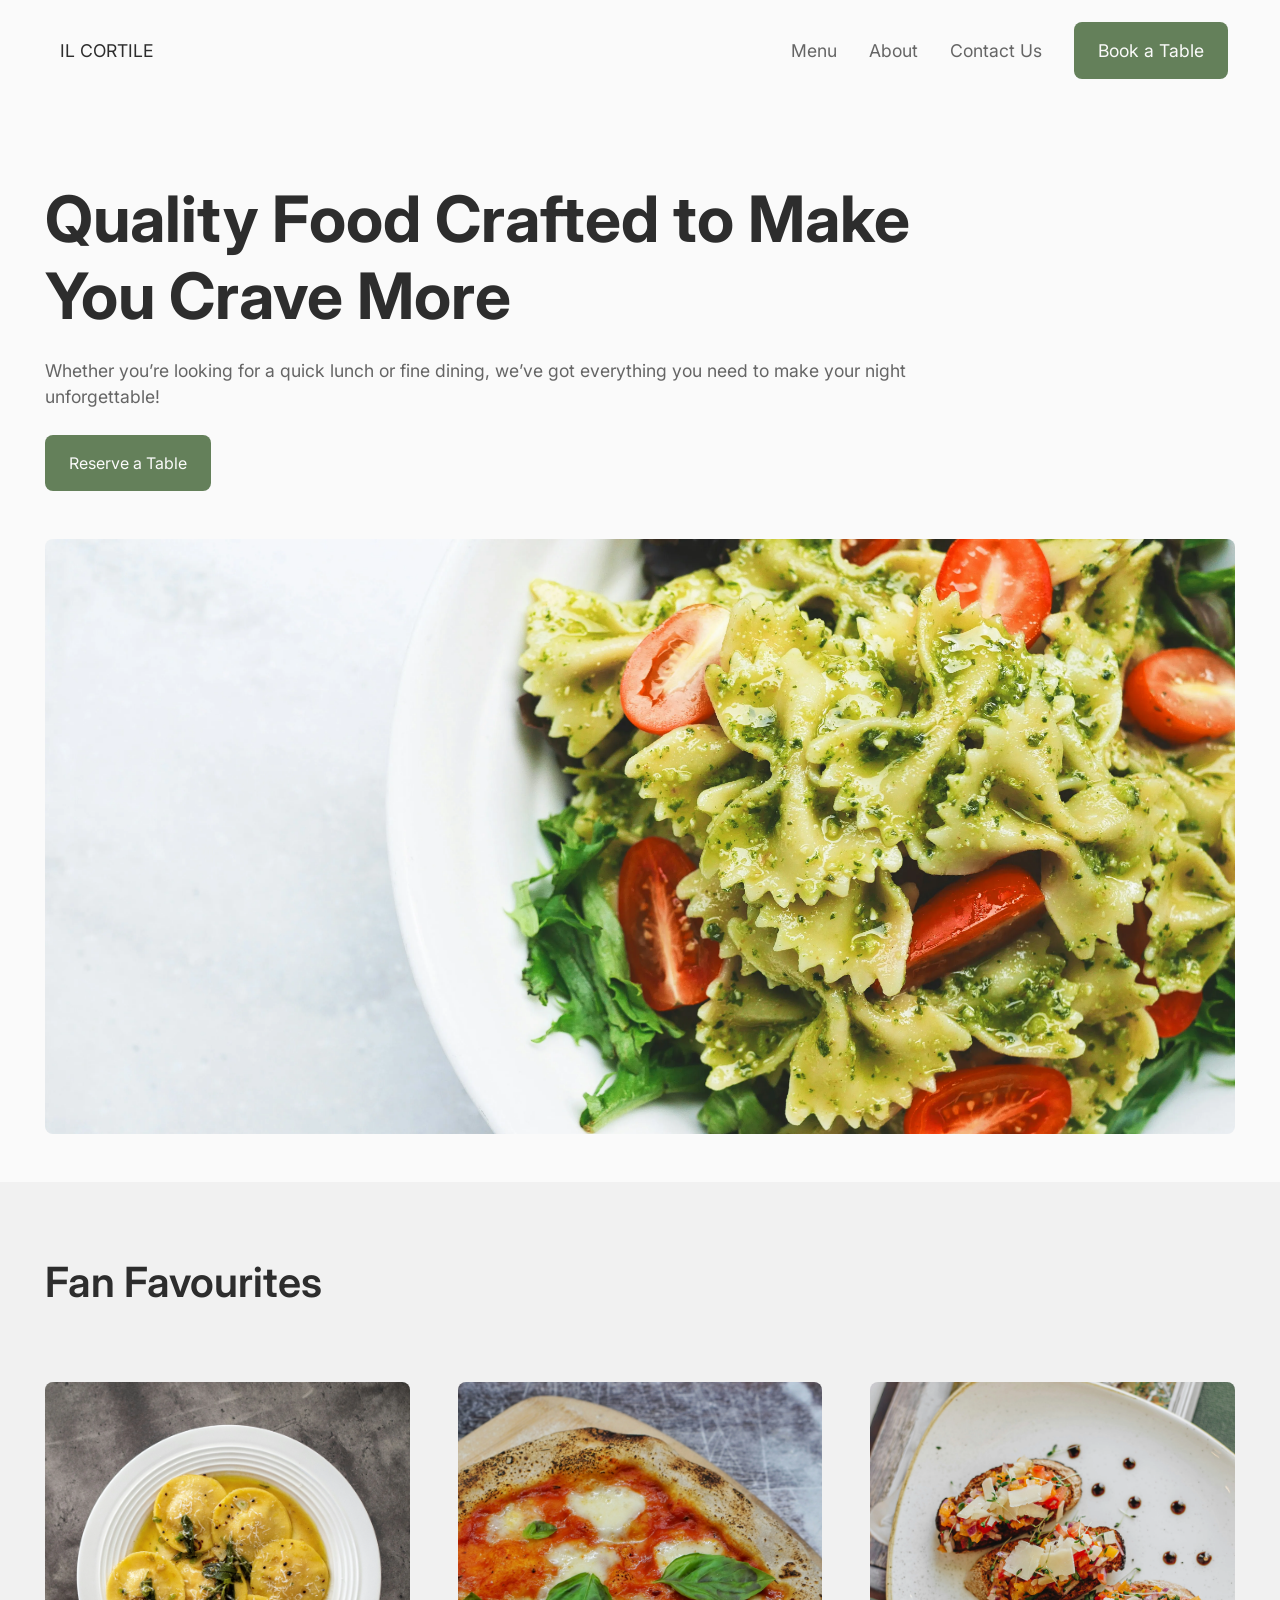
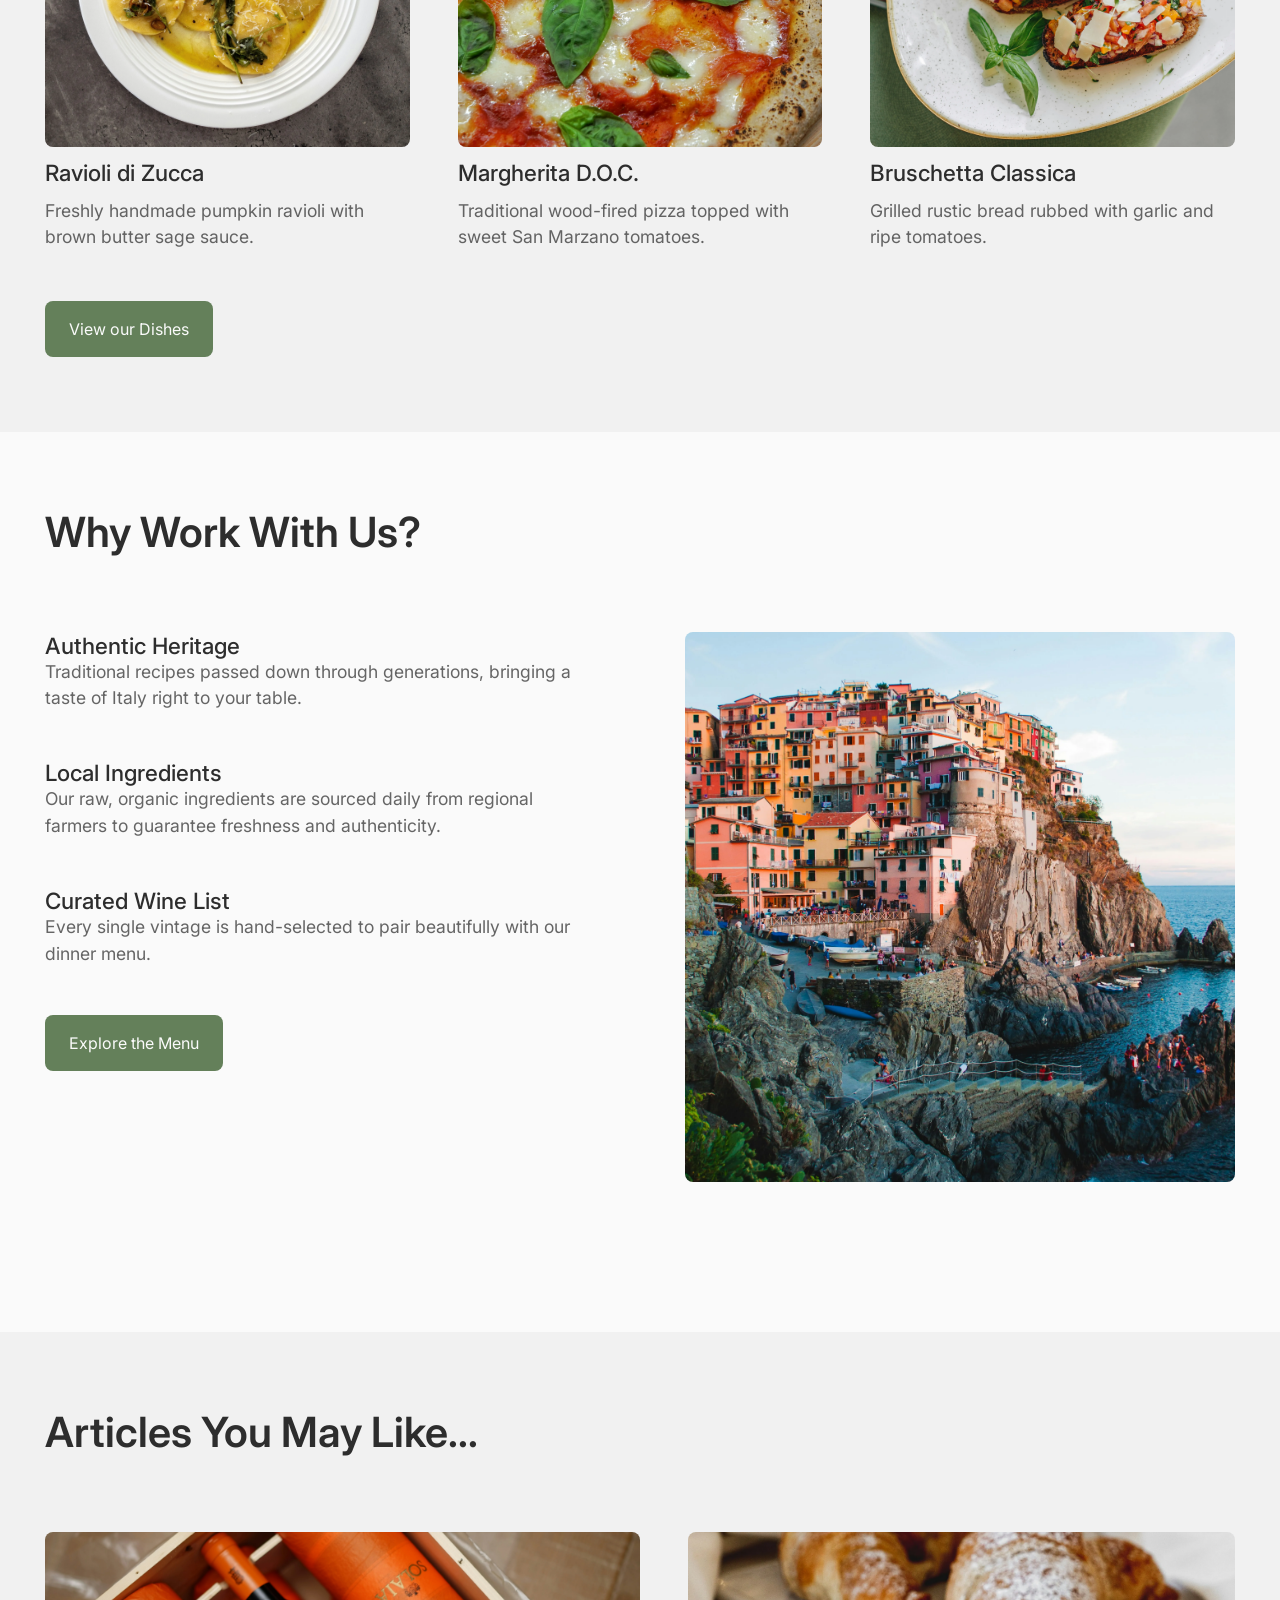
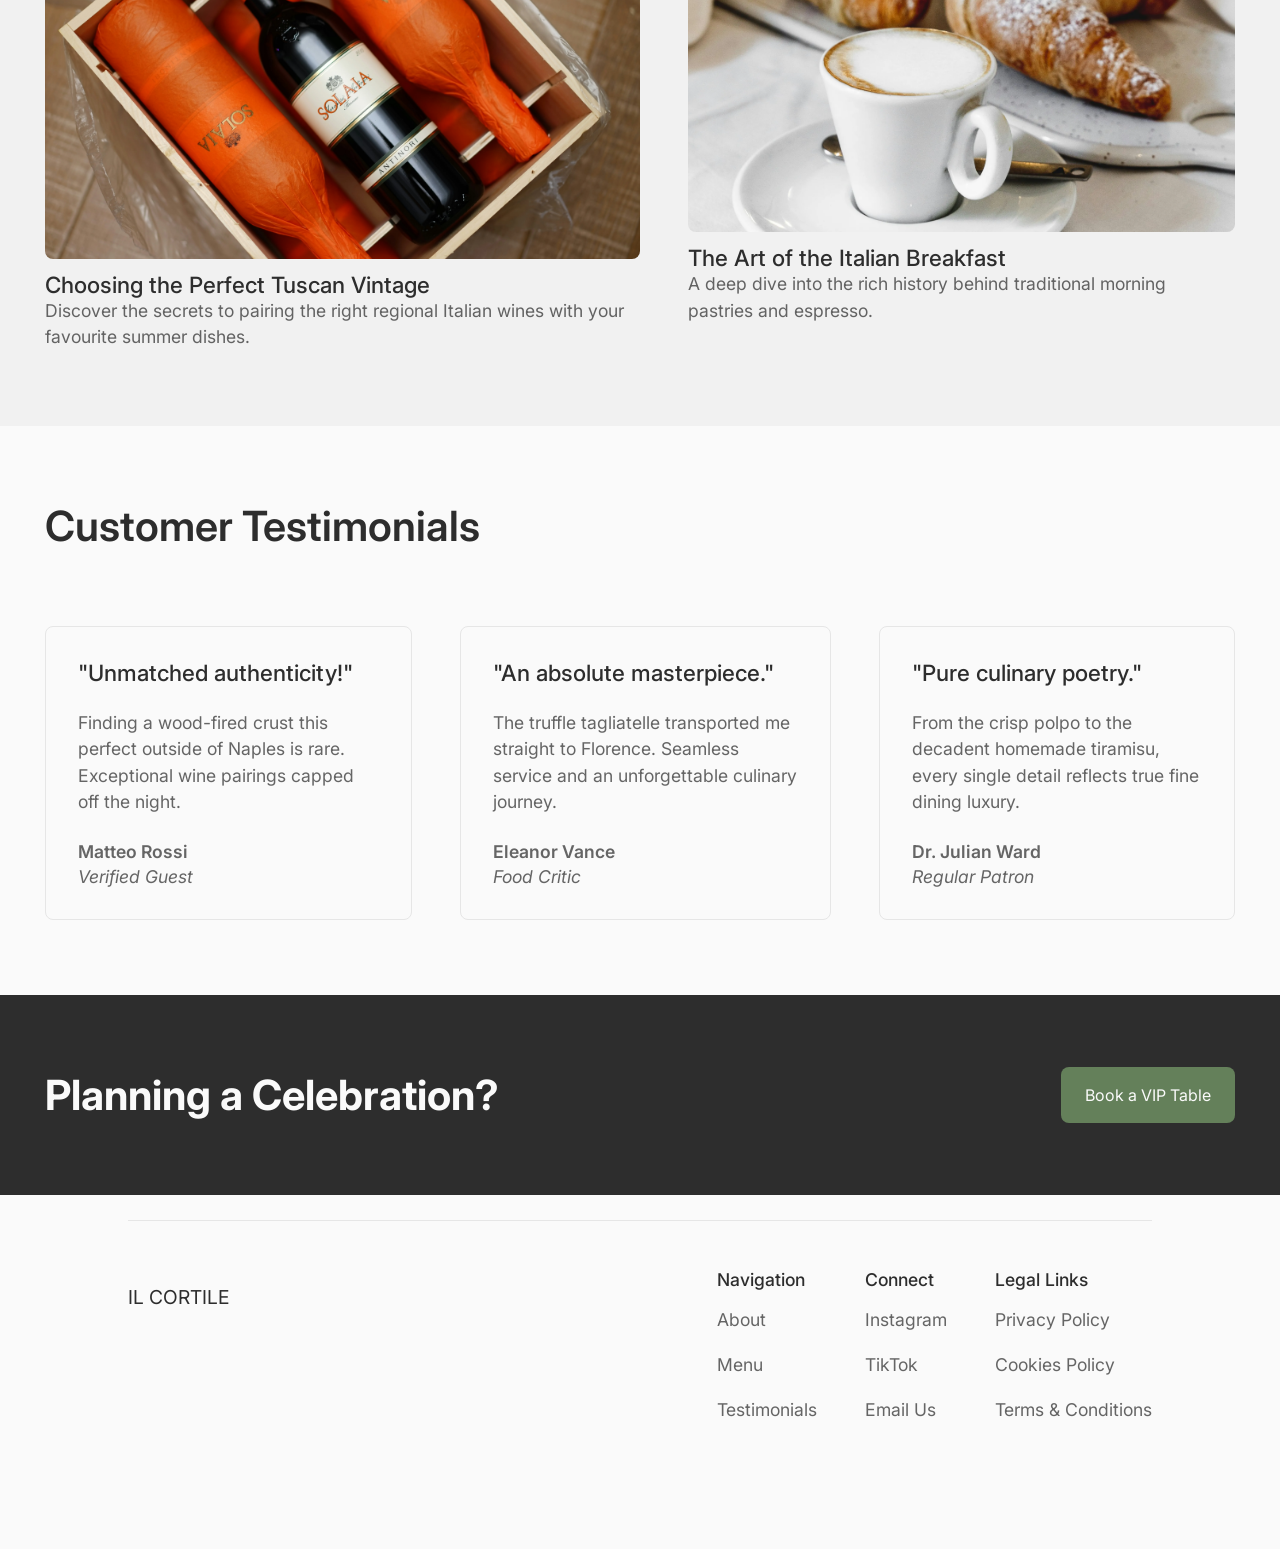
<file: index.html>
<!DOCTYPE html>
<html lang="en">
<head>
    <meta charset="UTF-8">
    <meta name="viewport" content="width=device-width, initial-scale=1.0">
    <title>Il Cortile | Italian Restaurant & Fine Dining</title>

    <link rel="preconnect" href="https://fonts.googleapis.com">
    <link rel="preconnect" href="https://fonts.gstatic.com" crossorigin>
    <link href="https://fonts.googleapis.com/css2?family=Inter:ital,opsz,wght@0,14..32,100..900;1,14..32,100..900&display=swap" rel="stylesheet">
    <link rel="stylesheet" href="https://cdnjs.cloudflare.com/ajax/libs/font-awesome/6.5.1/css/all.min.css" integrity="sha512-DTOQO9RWCH3ppGqcWaEA1BIZOC6xxalwEsw9c2QQeAIftl+Vegovlnee1c9QX4TctnWMn13TZye+giMm8e2LwA==" crossorigin="anonymous" referrerpolicy="no-referrer">

    <link rel="stylesheet" href="css/styles.css">
    <link rel="stylesheet" href="css/nav.css">
    <link rel="stylesheet" href="css/button.css">
    <link rel="stylesheet" href="css/query.css">
</head>
<body>
    <div id="sidebarOverlay" onclick="closeNav()"></div>
    <header>
        <div id="sidebar">
            <button type="button" class="closebtn" onclick="closeNav()">&times;</button>
            <div class="sidebar-links">
                <ul>
                    <li><a href="">Menu</a></li>
                    <li><a href="about.html">About</a></li>
                    <li><a href="">Contact Us</a></li>
                    <li><a class="btn-primary" href="">Book a Table</a></li>
                </ul>
                <button class="sidebar-logo" onclick="closeNav()">Il Cortile</button>
            </div>
        </div>
        <nav>
            <a class="nav-logo" href="">Il Cortile</a>
            <ul class="nav-links">
                <li><a href="menu.html">Menu</a></li>
                <li><a href="about.html">About</a></li>
                <li><a class="nine-ten" href="about.html#contact">Contact Us</a></li>
                <li><a class="btn-primary" href="">Book a Table</a></li>
                <li>
                    <button type="button" id="openbtn" class="openbtn" onclick="openNav()">&#9776;</button>
                </li>
            </ul>
        </nav>
    </header>

    <main>
        <section id="hero">
            <div class="container">
                <h1 class="desktop-only">Quality Food Crafted to Make You Crave More</h1>
                <h1 class="mobile-only">Authentic Food Made to Crave</h1>
                <p class="desktop-only">Whether you’re looking for a quick lunch or fine dining, we’ve got everything you need to make your night unforgettable!</p>
                <p class="mobile-only">From casual lunches to fine dining, we make every night unforgettable.</p>
                <a class="btn-primary" href="">Reserve a Table</a>
            </div>
            <img src="assets/hero.webp" alt="Hero image">
        </section>

        <section id="favourites">
            <div class="container">
                <h2>Fan Favourites</h2>
                <div class="row-container">
                    <div class="fav-item">
                        <img src="assets/fav-one.webp">
                        <h3>Ravioli di Zucca</h3>
                        <p>Freshly handmade pumpkin ravioli with brown butter sage sauce.</p>
                    </div>
                    <div class="fav-item">
                        <img src="assets/fav-two.webp">
                        <h3>Margherita D.O.C.</h3>
                        <p>Traditional wood-fired pizza topped with sweet San Marzano tomatoes.</p>
                    </div>
                    <div class="fav-item">
                        <img src="assets/fav-three.webp">
                        <h3>Bruschetta Classica</h3>
                        <p>Grilled rustic bread rubbed with garlic and ripe tomatoes.</p>
                    </div>
                </div>
                <a class="btn-primary" href="">View our Dishes</a>
            </div>
        </section>

        <section id="reasons">
            <div class="container">
                <h2>Why Work With Us?</h2>
                <div class="row-container">
                    <div class="reason-list">
                        <div class="reason-item">
                            <h3>Authentic Heritage</h3>
                            <p>Traditional recipes passed down through generations, bringing a taste of Italy right to your table.</p>
                        </div>
                        <div class="reason-item">
                            <h3>Local Ingredients</h3>
                            <p>Our raw, organic ingredients are sourced daily from regional farmers to guarantee freshness and authenticity.</p>
                        </div>
                        <div class="reason-item">
                            <h3>Curated Wine List</h3>
                            <p>Every single vintage is hand-selected to pair beautifully with our dinner menu.</p>
                        </div>
                        <a class="btn-primary first-btn" href="">Explore the Menu</a>
                    </div>
                    <div class="reason-image">
                        <img src="assets/whywork.webp">
                    </div>
                    <a class="btn-primary second-btn" href="">Explore the Menu</a>
                </div>
            </div>
        </section>

        <section id="articles">
            <div class="container">
                <h2>Articles You May Like...</h2>
                <div class="row-container">
                    <a class="article-item" data-id="1" href="#">
                        <img src="assets/article-one.webp">
                        <h3>Choosing the Perfect Tuscan Vintage</h3>
                        <p>Discover the secrets to pairing the right regional Italian wines with your favourite summer dishes.</p>
                    </a>
                    <a class="article-item" data-id="2" href="#">
                        <img src="assets/article-two.webp">
                        <h3>The Art of the Italian Breakfast</h3>
                        <p>A deep dive into the rich history behind traditional morning pastries and espresso.</p>
                    </a>
                </div>
            </div>
        </section>

        <section id="reviews">
            <div class="container">
                <h2>Customer Testimonials</h2>
                <div class="row-container">
                    <div class="review-card">
                        <h3>"Unmatched authenticity!"</h3>
                        <p>Finding a wood-fired crust this perfect outside of Naples is rare. Exceptional wine pairings capped off the night.</p>
                        <div class="author">
                            <p>Matteo Rossi</p>
                            <span>Verified Guest</span>
                        </div>
                    </div>
                    <div class="review-card">
                        <h3>"An absolute masterpiece."</h3>
                        <p>The truffle tagliatelle transported me straight to Florence. Seamless service and an unforgettable culinary journey.</p>
                        <div class="author">
                            <p>Eleanor Vance</p>
                            <span>Food Critic</span>
                        </div>
                    </div>
                    <div class="review-card">
                        <h3>"Pure culinary poetry."</h3>
                        <p>From the crisp polpo to the decadent homemade tiramisu, every single detail reflects true fine dining luxury.</p>
                        <div class="author">
                            <p>Dr. Julian Ward</p>
                            <span>Regular Patron</span>
                        </div>
                    </div>
                </div>
            </div>
        </section>

        <section id="celebration">
            <div class="row-container">
                <h2>Planning a Celebration?</h2>
                <a class="btn-primary" href="">Book a VIP Table</a>
            </div>
        </section>
    </main>
    <footer>
        <div class="row-container">
            <div class="footer-intro">
                <h2>Il Cortile</h2>
            </div>
            <div class="footer-links">
                <div class="footer-col">
                    <p>Navigation</p>
                    <ul>
                        <li><a href="about.html">About</a></li>
                        <li><a href="menu.html">Menu</a></li>
                        <li><a href="index.html#reviews">Testimonials</a></li>
                    </ul>
                </div>
                <div class="footer-col">
                    <p>Connect</p>
                    <ul>
                        <li><a href="">Instagram</a></li>
                        <li><a href="">TikTok</a></li>
                        <li><a href="">Email Us</a></li>
                    </ul>
                </div>
                <div class="footer-col">
                    <p>Legal Links</p>
                    <ul>
                        <li class="link-long"><a href="">Privacy Policy</a></li>
                        <li class="link-long"><a href="">Cookies Policy</a></li>
                        <li class="link-long"><a href="">Terms & Conditions</a></li>
                        <li><a class="link-short" href="">Privacy</a></li>
                        <li><a class="link-short" href="">Cookies</a></li>
                        <li><a class="link-short" href="">T&Cs</a></li>
                    </ul>
                </div>
            </div>
        </div>
    </footer>
    
    <script>
        document.addEventListener('DOMContentLoaded', () => {
        const articleLinks = document.querySelectorAll('.article-item');

        articleLinks.forEach(link => {
            const id = link.getAttribute('data-id');
            if (id) {
            link.href = `article.html?id=${id}`;
            }
        });
    });
    </script>
    <script src="data/script.js"></script>
</body>
</html>
</file>
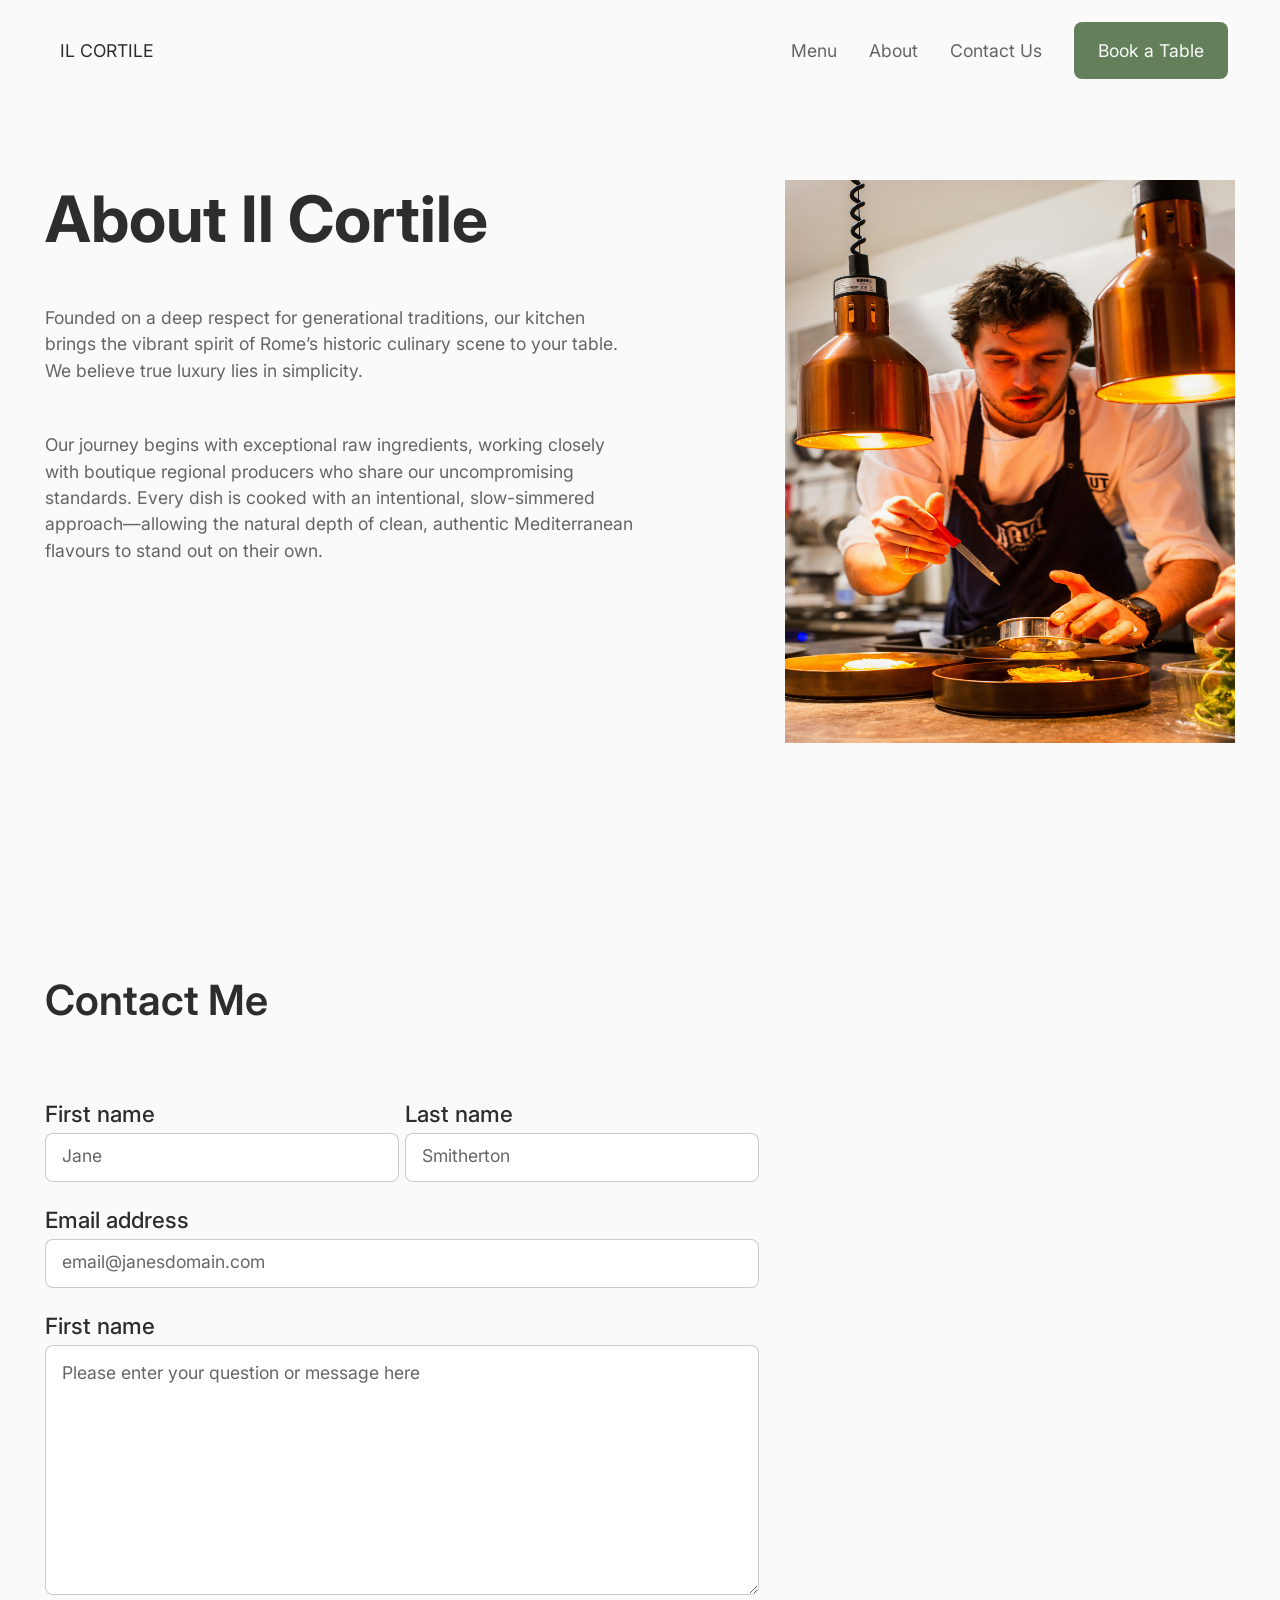
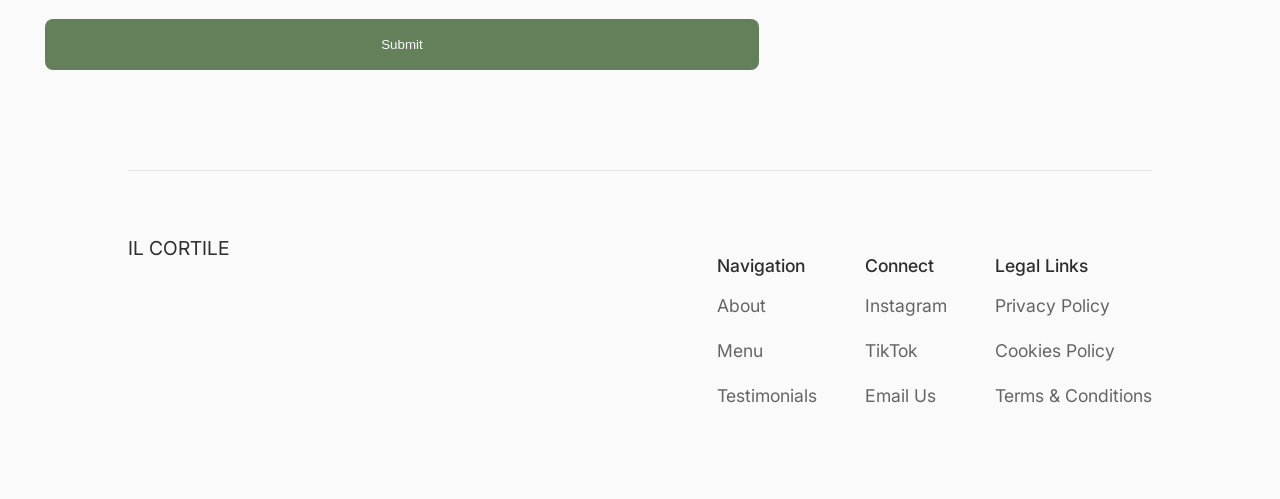
<file: about.html>
<!DOCTYPE html>
<html lang="en">
<head>
    <meta charset="UTF-8">
    <meta name="viewport" content="width=device-width, initial-scale=1.0">
    <title>Il Cortile | Italian Restaurant & Fine Dining</title>

    <link rel="preconnect" href="https://fonts.googleapis.com">
    <link rel="preconnect" href="https://fonts.gstatic.com" crossorigin>
    <link href="https://fonts.googleapis.com/css2?family=Inter:ital,opsz,wght@0,14..32,100..900;1,14..32,100..900&display=swap" rel="stylesheet">
    <link rel="stylesheet" href="https://cdnjs.cloudflare.com/ajax/libs/font-awesome/6.5.1/css/all.min.css" integrity="sha512-DTOQO9RWCH3ppGqcWaEA1BIZOC6xxalwEsw9c2QQeAIftl+Vegovlnee1c9QX4TctnWMn13TZye+giMm8e2LwA==" crossorigin="anonymous" referrerpolicy="no-referrer">

    <link rel="stylesheet" href="css/products.css">
    <link rel="stylesheet" href="css/nav.css">
    <link rel="stylesheet" href="css/button.css">
    <link rel="stylesheet" href="css/query.css">
</head>
<body>
    <div id="sidebarOverlay" onclick="closeNav()"></div>
    <header>
        <div id="sidebar">
            <button type="button" class="closebtn" onclick="closeNav()">&times;</button>
            <div class="sidebar-links">
                <ul>
                    <li><a href="menu.html">Menu</a></li>
                    <li><a href="#">About</a></li>
                    <li><a href="menu.html#contact">Contact Us</a></li>
                    <li><a class="btn-primary" href="">Book a Table</a></li>
                </ul>
                <button class="sidebar-logo" onclick="closeNav()">Il Cortile</button>
            </div>
        </div>
        <nav>
            <a class="nav-logo" href="">Il Cortile</a>
            <ul class="nav-links">
                <li><a href="menu.html">Menu</a></li>
                <li><a href="#">About</a></li>
                <li><a class="nine-ten" href="menu.html#contact">Contact Us</a></li>
                <li><a class="btn-primary" href="">Book a Table</a></li>
                <li>
                    <button type="button" id="openbtn" class="openbtn" onclick="openNav()">&#9776;</button>
                </li>
            </ul>
        </nav>
    </header>

    <main id="about-page">
        <section id="hero">
            <div class="row-container">
                <div class="hero-text">
                    <h1>About Il Cortile</h1>
                    <p>Founded on a deep respect for generational traditions, our kitchen brings the vibrant spirit of Rome’s historic culinary scene to your table. We believe true luxury lies in simplicity.</p>
                    <p>Our journey begins with exceptional raw ingredients, working closely with boutique regional producers who share our uncompromising standards. Every dish is cooked with an intentional, slow-simmered approach—allowing the natural depth of clean, authentic Mediterranean flavours to stand out on their own.</p>
                </div>
                <div class="hero-image">
                    <img src="assets/about-page.jpg" alt="Chef at oven">
                </div>
            </div>
        </section>

        <section id="contact">
            <div class="container">
                <h2>Contact Me</h2>
                <form id="form">
                    <div class="form-top">
                        <div class="input-group">
                            <h3>First name</h3>
                            <input type="text" placeholder="Jane" required>
                        </div>
                        <div class="input-group">
                            <h3>Last name</h3>
                            <input type="text" placeholder="Smitherton" required>
                        </div>
                    </div>
                    <div class="input-group">
                        <h3>Email address</h3>
                        <input type="email" placeholder="email@janesdomain.com" required>
                    </div>
                    <div class="input-group">
                        <h3>First name</h3>
                        <textarea type="text" placeholder="Please enter your question or message here" required></textarea>
                    </div>
                    <button type="button" class="btn-primary">Submit</button>
                </form>
            </div>
        </section>
    </main>
    <footer>
        <div class="row-container">
            <div class="footer-intro">
                <h2>Il Cortile</h2>
            </div>
            <div class="footer-links">
                <div class="footer-col">
                    <p>Navigation</p>
                    <ul>
                        <li><a href="#">About</a></li>
                        <li><a href="menu.html">Menu</a></li>
                        <li><a href="index.html#reviews">Testimonials</a></li>
                    </ul>
                </div>
                <div class="footer-col">
                    <p>Connect</p>
                    <ul>
                        <li><a href="">Instagram</a></li>
                        <li><a href="">TikTok</a></li>
                        <li><a href="">Email Us</a></li>
                    </ul>
                </div>
                <div class="footer-col">
                    <p>Legal Links</p>
                    <ul>
                        <li><a href="">Privacy Policy</a></li>
                        <li><a href="">Cookies Policy</a></li>
                        <li><a href="">Terms & Conditions</a></li>
                    </ul>
                </div>
            </div>
        </div>
    </footer>
</body>
</html>
</file>
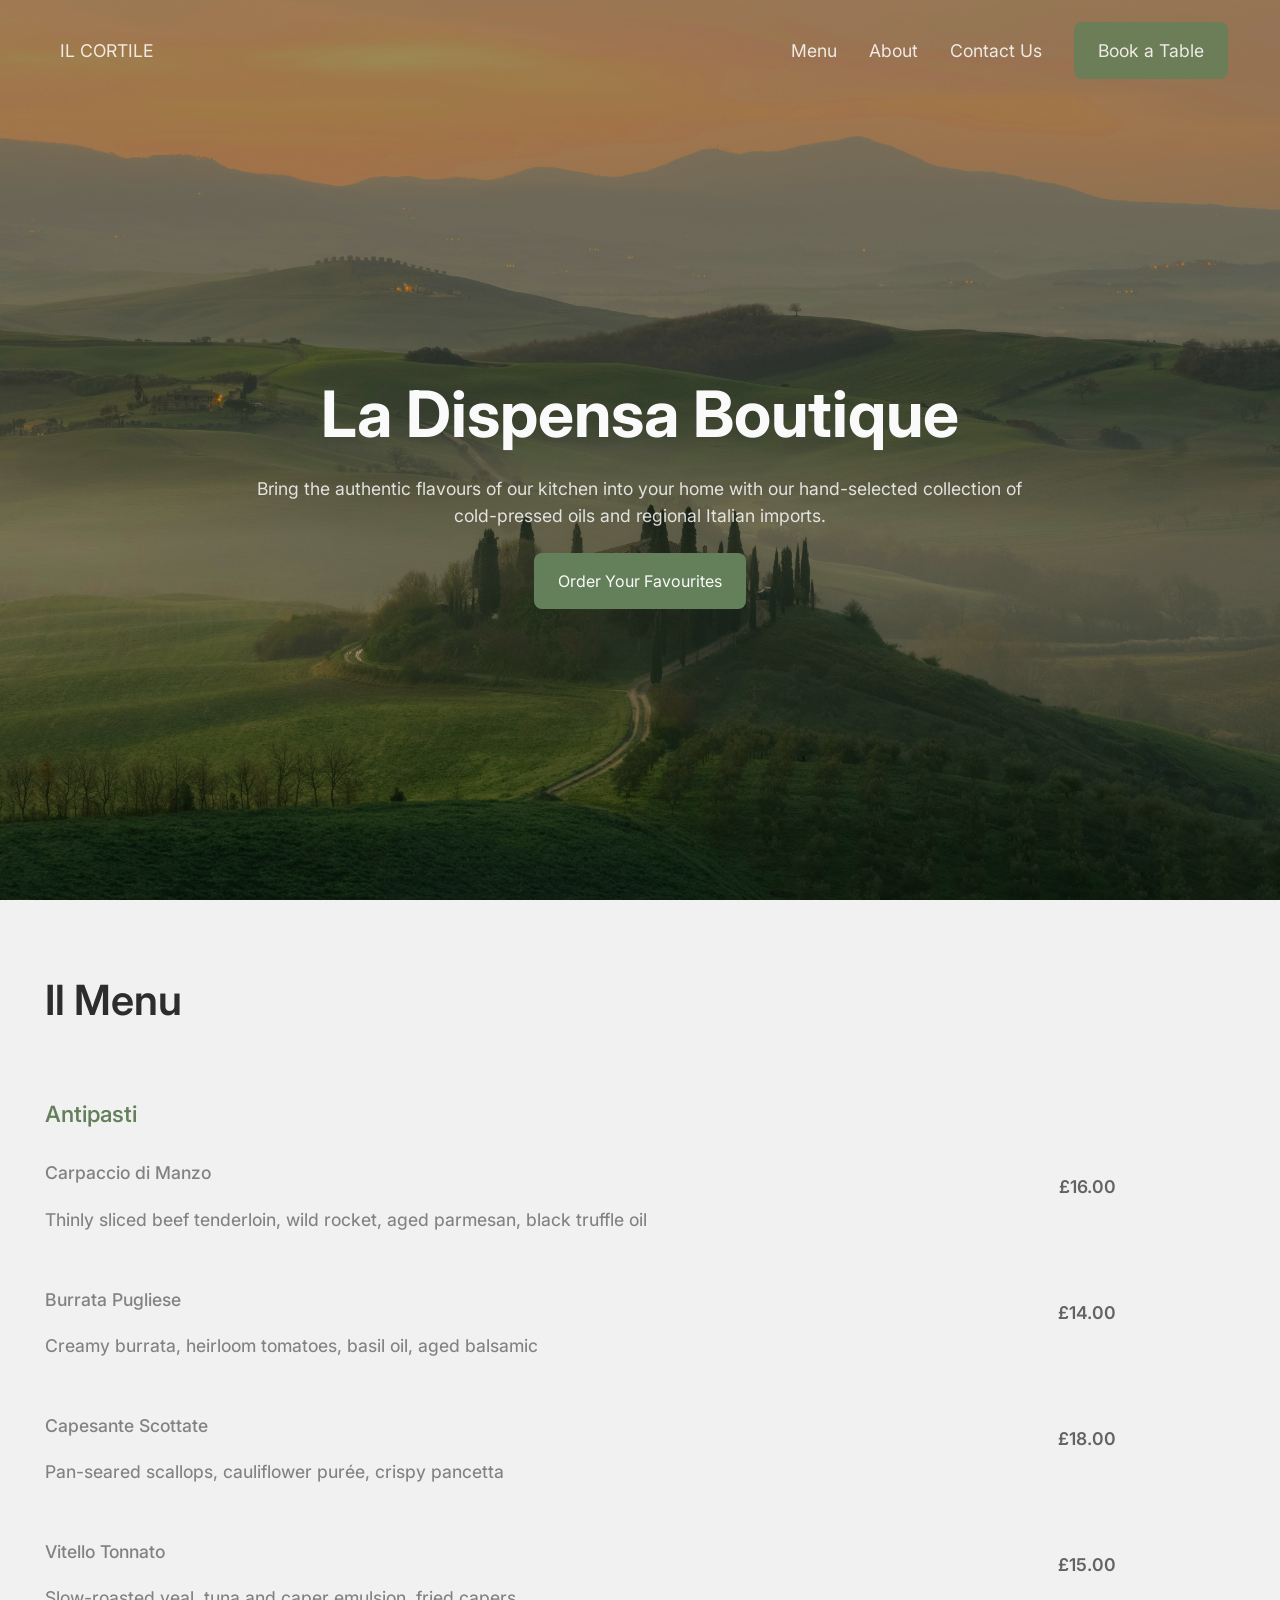
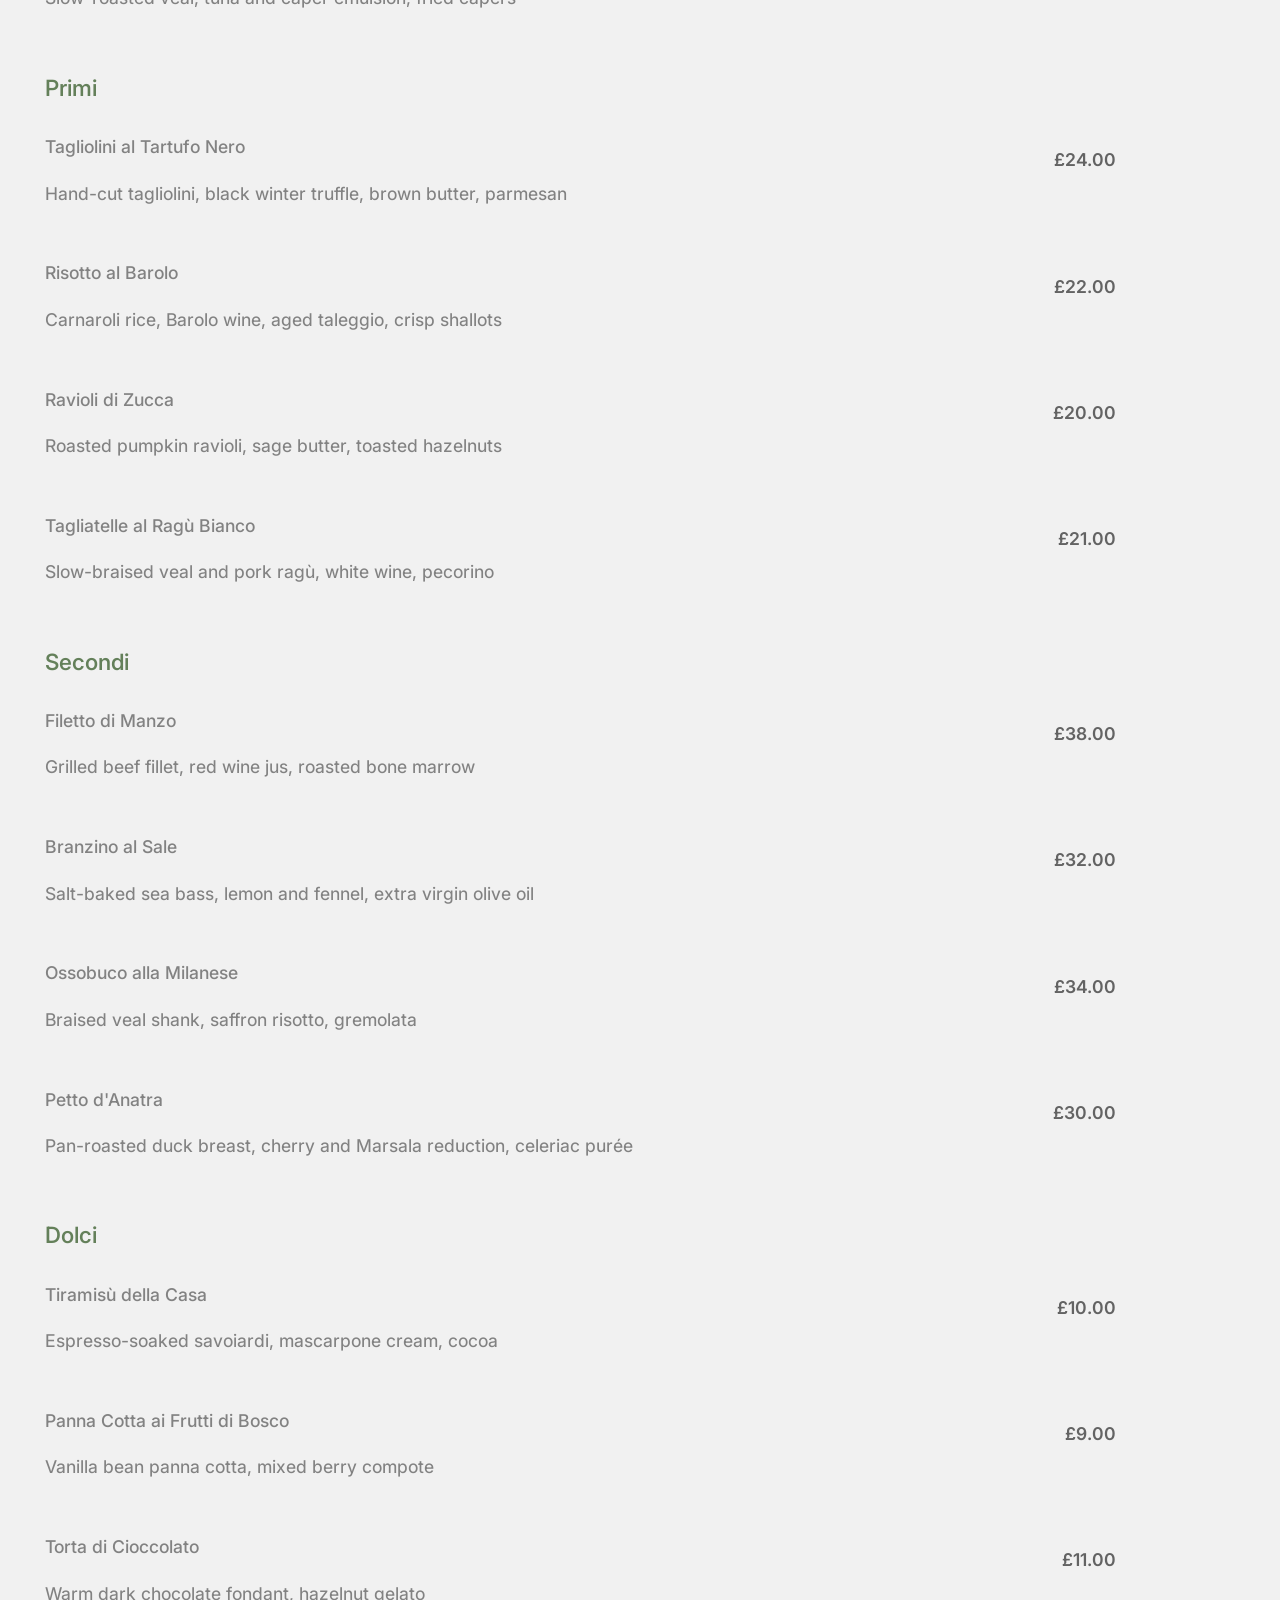
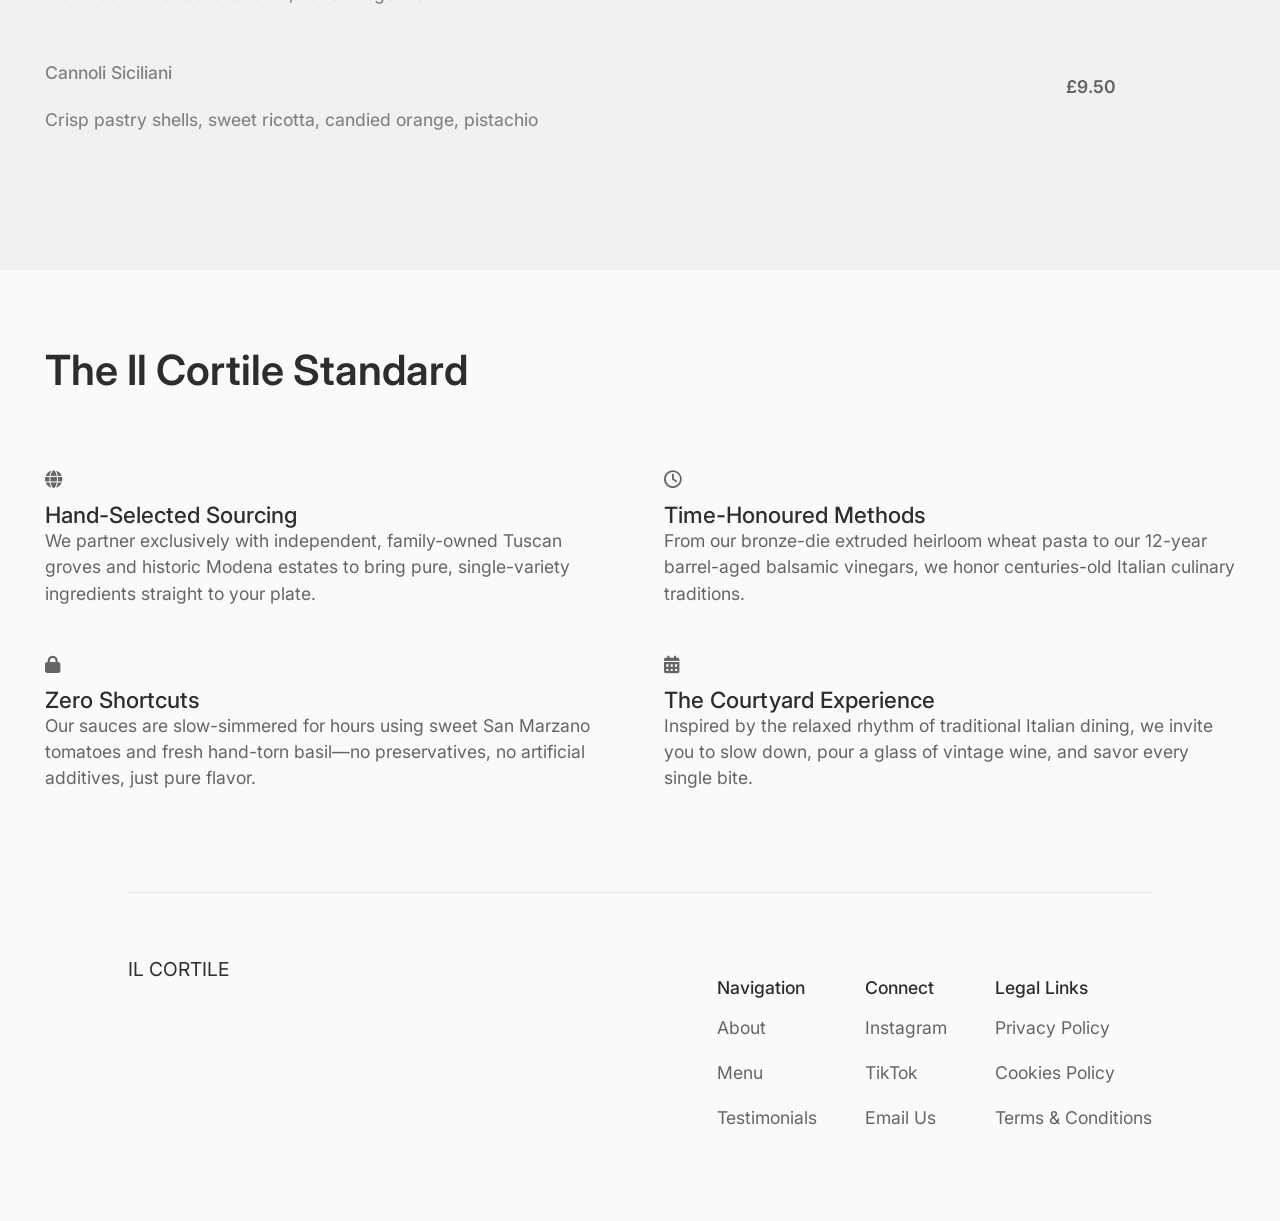
<file: menu.html>
<!DOCTYPE html>
<html lang="en">
<head>
    <meta charset="UTF-8">
    <meta name="viewport" content="width=device-width, initial-scale=1.0">
    <title>Il Cortile | Italian Restaurant & Fine Dining</title>

    <link rel="preconnect" href="https://fonts.googleapis.com">
    <link rel="preconnect" href="https://fonts.gstatic.com" crossorigin>
    <link href="https://fonts.googleapis.com/css2?family=Inter:ital,opsz,wght@0,14..32,100..900;1,14..32,100..900&display=swap" rel="stylesheet">
    <link rel="stylesheet" href="https://cdnjs.cloudflare.com/ajax/libs/font-awesome/6.5.1/css/all.min.css" integrity="sha512-DTOQO9RWCH3ppGqcWaEA1BIZOC6xxalwEsw9c2QQeAIftl+Vegovlnee1c9QX4TctnWMn13TZye+giMm8e2LwA==" crossorigin="anonymous" referrerpolicy="no-referrer">

    <link rel="stylesheet" href="css/products.css">
    <link rel="stylesheet" href="css/nav.css">
    <link rel="stylesheet" href="css/button.css">
    <link rel="stylesheet" href="css/query.css">
</head>
<body>
    <div id="sidebarOverlay" onclick="closeNav()"></div>
    <header>
        <div id="sidebar">
            <button type="button" class="closebtn" onclick="closeNav()">&times;</button>
            <div class="sidebar-links">
                <ul>
                    <li><a href="#">Menu</a></li>
                    <li><a href="about.html">About</a></li>
                    <li><a href="about.html#contact">Contact Us</a></li>
                    <li><a class="btn-primary" href="">Book a Table</a></li>
                </ul>
                <button class="sidebar-logo" onclick="closeNav()">Il Cortile</button>
            </div>
        </div>
        <nav id="menu-page-nav">
            <a class="nav-logo" href="">Il Cortile</a>
            <ul class="nav-links">
                <li><a href="">Menu</a></li>
                <li><a href="about.html">About</a></li>
                <li><a class="nine-ten" href="">Contact Us</a></li>
                <li><a class="btn-primary" href="">Book a Table</a></li>
                <li>
                    <button type="button" id="openbtn" class="openbtn" onclick="openNav()">&#9776;</button>
                </li>
            </ul>
        </nav>
    </header>

    <main id="menu-page">
        <section id="hero">
            <div class="container">
                <h1>La Dispensa Boutique</h1>
                <p>Bring the authentic flavours of our kitchen into your home with our hand-selected collection of cold-pressed oils and regional Italian imports.</p>
                <a class="btn-primary" href="">Order Your Favourites</a>
            </div>
        </section>

        <section id="menu">
            <div class="container">
                <h2>Il Menu</h2>
                <div class="menu-block">
                    <h3>Antipasti</h3>
                    <div class="menu-item">
                        <div class="menu-item-text">
                            <h4>Carpaccio di Manzo</h4>
                            <p>Thinly sliced beef tenderloin, wild rocket, aged parmesan, black truffle oil</p>
                        </div>
                        <span class="price">£16.00</span>
                    </div>
                    <div class="menu-item">
                        <div class="menu-item-text">
                            <h4>Burrata Pugliese</h4>
                            <p>Creamy burrata, heirloom tomatoes, basil oil, aged balsamic</p>
                        </div>
                        <span class="price">£14.00</span>
                    </div>
                    <div class="menu-item">
                        <div class="menu-item-text">
                            <h4>Capesante Scottate</h4>
                            <p>Pan-seared scallops, cauliflower purée, crispy pancetta</p>
                        </div>
                        <span class="price">£18.00</span>
                    </div>
                    <div class="menu-item">
                        <div class="menu-item-text">
                            <h4>Vitello Tonnato</h4>
                            <p>Slow-roasted veal, tuna and caper emulsion, fried capers</p>
                        </div>
                        <span class="price">£15.00</span>
                    </div>
                </div>

                <div class="menu-block">
                    <h3>Primi</h3>
                    <div class="menu-item">
                        <div class="menu-item-text">
                            <h4>Tagliolini al Tartufo Nero</h4>
                            <p>Hand-cut tagliolini, black winter truffle, brown butter, parmesan</p>
                        </div>
                        <span class="price">£24.00</span>
                    </div>
                    <div class="menu-item">
                        <div class="menu-item-text">
                            <h4>Risotto al Barolo</h4>
                            <p>Carnaroli rice, Barolo wine, aged taleggio, crisp shallots</p>
                        </div>
                        <span class="price">£22.00</span>
                    </div>
                    <div class="menu-item">
                        <div class="menu-item-text">
                            <h4>Ravioli di Zucca</h4>
                            <p>Roasted pumpkin ravioli, sage butter, toasted hazelnuts</p>
                        </div>
                        <span class="price">£20.00</span>
                    </div>
                    <div class="menu-item">
                        <div class="menu-item-text">
                            <h4>Tagliatelle al Ragù Bianco</h4>
                            <p>Slow-braised veal and pork ragù, white wine, pecorino</p>
                        </div>
                        <span class="price">£21.00</span>
                    </div>
                </div>

                <div class="menu-block">
                    <h3>Secondi</h3>
                    <div class="menu-item">
                        <div class="menu-item-text">
                            <h4>Filetto di Manzo</h4>
                            <p>Grilled beef fillet, red wine jus, roasted bone marrow</p>
                        </div>
                        <span class="price">£38.00</span>
                    </div>
                    <div class="menu-item">
                        <div class="menu-item-text">
                            <h4>Branzino al Sale</h4>
                            <p>Salt-baked sea bass, lemon and fennel, extra virgin olive oil</p>
                        </div>
                        <span class="price">£32.00</span>
                    </div>
                    <div class="menu-item">
                        <div class="menu-item-text">
                            <h4>Ossobuco alla Milanese</h4>
                            <p>Braised veal shank, saffron risotto, gremolata</p>
                        </div>
                        <span class="price">£34.00</span>
                    </div>
                    <div class="menu-item">
                        <div class="menu-item-text">
                            <h4>Petto d'Anatra</h4>
                            <p>Pan-roasted duck breast, cherry and Marsala reduction, celeriac purée</p>
                        </div>
                        <span class="price">£30.00</span>
                    </div>
                </div>

                <div class="menu-block">
                    <h3>Dolci</h3>
                    <div class="menu-item">
                        <div class="menu-item-text">
                            <h4>Tiramisù della Casa</h4>
                            <p>Espresso-soaked savoiardi, mascarpone cream, cocoa</p>
                        </div>
                        <span class="price">£10.00</span>
                    </div>
                    <div class="menu-item">
                        <div class="menu-item-text">
                            <h4>Panna Cotta ai Frutti di Bosco</h4>
                            <p>Vanilla bean panna cotta, mixed berry compote</p>
                        </div>
                        <span class="price">£9.00</span>
                    </div>
                    <div class="menu-item">
                        <div class="menu-item-text">
                            <h4>Torta di Cioccolato</h4>
                            <p>Warm dark chocolate fondant, hazelnut gelato</p>
                        </div>
                        <span class="price">£11.00</span>
                    </div>
                    <div class="menu-item">
                        <div class="menu-item-text">
                            <h4>Cannoli Siciliani</h4>
                            <p>Crisp pastry shells, sweet ricotta, candied orange, pistachio</p>
                        </div>
                        <span class="price">£9.50</span>
                    </div>
                </div>
            </div>
        </section>

        <section id="standard">
            <div class="container">
                <h2>The Il Cortile Standard</h2>
                <div class="row-container">
                    <div class="standard-item">
                        <i class="fa-solid fa-globe"></i>
                        <h3>Hand-Selected Sourcing</h3>
                        <p>We partner exclusively with independent, family-owned Tuscan groves and historic Modena estates to bring pure, single-variety ingredients straight to your plate.</p>
                    </div>
                    <div class="standard-item">
                        <i class="fa-regular fa-clock"></i>
                        <h3>Time-Honoured Methods</h3>
                        <p>From our bronze-die extruded heirloom wheat pasta to our 12-year barrel-aged balsamic vinegars, we honor centuries-old Italian culinary traditions.</p>
                    </div>
                    <div class="standard-item">
                        <i class="fa-solid fa-lock"></i>
                        <h3>Zero Shortcuts</h3>
                        <p>Our sauces are slow-simmered for hours using sweet San Marzano tomatoes and fresh hand-torn basil—no preservatives, no artificial additives, just pure flavor.</p>
                    </div>
                    <div class="standard-item">
                        <i class="fa-solid fa-calendar-days"></i>
                        <h3>The Courtyard Experience</h3>
                        <p>Inspired by the relaxed rhythm of traditional Italian dining, we invite you to slow down, pour a glass of vintage wine, and savor every single bite.</p>
                    </div>
                </div>
            </div>
        </section>
    </main>
    <footer>
        <div class="row-container">
            <div class="footer-intro">
                <h2>Il Cortile</h2>
            </div>
            <div class="footer-links">
                <div class="footer-col">
                    <p>Navigation</p>
                    <ul>
                        <li><a href="about.html#contact">About</a></li>
                        <li><a href="#hero">Menu</a></li>
                        <li><a href="index.html#reviews">Testimonials</a></li>
                    </ul>
                </div>
                <div class="footer-col">
                    <p>Connect</p>
                    <ul>
                        <li><a href="">Instagram</a></li>
                        <li><a href="">TikTok</a></li>
                        <li><a href="">Email Us</a></li>
                    </ul>
                </div>
                <div class="footer-col">
                    <p>Legal Links</p>
                    <ul>
                        <li><a href="">Privacy Policy</a></li>
                        <li><a href="">Cookies Policy</a></li>
                        <li><a href="">Terms & Conditions</a></li>
                    </ul>
                </div>
            </div>
        </div>
    </footer>
</body>
</html>
</file>
<file: css/styles.css>
* {
    box-sizing: border-box;
}

html, body {
    margin: 0;
    padding: 0;
    overflow-x: hidden;
}

html {
    scroll-behavior: smooth;
}

body {
    font-family: 'Inter', sans-serif;
}

/* GLOBAL STYLES */

::selection {
    background-color: var(--green-two);
    color: var(--white);
}

:root {
    --green: #64805A;
    --green-two: #576e4f;
    --header: #2d2d2d;
    --text: #333333BF;
    --white: #fafafa;
    --grey: #e5e5e585;

    --fs-h1: clamp(2.7rem, 6vw, 4rem);
    --fs-h2: clamp(2.4rem, 5vw, 2.6rem);
    --fs-h3: clamp(1.3rem, 3vw, 1.4rem);
    --fs-h4: clamp(1.1rem, 3vw, 1.2rem);
    --fs-p: clamp(1rem, 3vw, 1.1rem);
}

section:nth-child(odd) {
    background-color: var(--white);
}

section:nth-child(even) {
    background-color: var(--grey);
}

h1 {
    font-size: var(--fs-h1);
    font-weight: bold;
    color: var(--header);
    letter-spacing: -2%;
    max-width: clamp(50%, 70vw, 80%);
    margin: 0;
}

h2 {
    font-size: var(--fs-h2);
    font-weight: 600;
    color: var(--header);
    letter-spacing: -2%;
    margin: 0;
    padding: 75px 0;
}

h3 {
    font-size: var(--fs-h3);
    font-weight: 500;
    color: var(--header);
    margin: 0;
}

h4 {
    font-size: var(--fs-h4);
    color: var(--green);
}

p {
    font-size: var(--fs-p);
    color: var(--text);
    letter-spacing: 0%;
    line-height: 1.5;
    margin: 0;
}

a {
    text-decoration: none;
}

ul {
    padding: 0;
}

img {
    user-select: none;
}

.container {
    display: flex;
    flex-direction: column;
    max-width: 93%;
    margin: 0 auto;
    justify-content: center;
    align-items: flex-start;
}

.row-container {
    display: flex;
    max-width: 93%;
    width: 93%;
    margin: 0 auto;
    justify-content: space-between;
    align-items: center;
}

.container .row-container {
    max-width: none;
    width: 100%;
}

.container .row-container .container {
    max-width: none;
    width: 100%;
}

/* END OF GLOBAL STYLES */
/* START OF HERO STYLES */

#hero {
    display: flex;
    flex-direction: column;
    justify-content: flex-start;
    align-items: center;

    min-height: 100vh;
    padding: 20vh 0 48px 0;
}

#hero .container {
    gap: 24px;
    width: 100%;
}

#hero p {
    max-width: clamp(40%, 70vw, 80%);
}

#hero img {
    max-width: 93vw;
    width: 100%;
    border-radius: 8px;
    aspect-ratio: 2 / 1;
    object-fit: cover;
}

/* END OF HERO SECTION STYLES */

#final-text {
    padding-bottom: 50px;
}

#favourites .row-container {
    display: grid;
    grid-template-columns: repeat(3, 1fr);
    align-items: start;
    gap: 48px;
    width: 100%;
}

.fav-item {
    display: flex;
    flex-direction: column;
    justify-content: center;
    text-align: left;

    transition: transform 0.3s ease;
    min-width: 0;
    max-width: 480px;
    gap: 12px;
}

.fav-item:hover {
    transform: translateY(-10px);
}

.fav-item img {
    width: 100%;
    height: auto;
    aspect-ratio: 1 / 1;
    object-fit: cover;
    border-radius: 8px;
}

#reasons {
    min-height: 100vh;
    padding-bottom: 75px;
}

#reasons .row-container {
    align-items: flex-start;
    position: relative;
}

#reasons .reason-list {
    max-width: 45%;

    display: flex;
    flex-direction: column;
    justify-content: flex-end;
    gap: 48px;
}

#reasons .reason-image img {
  max-width: 550px;
  aspect-ratio: 1 / 1;
  object-fit: cover;
  border-radius: 8px;
}

/* START OF #ARTICLE AND ARTICLE.HTML STYLES */

#articles {
    padding-bottom: 75px;
}

/* ARTICLE.HTML HERO SECTION STYLES, NOT #ARTICLE SECTION ON INDEX.HTML */

    #article #hero img {
        object-position: center 75%;
    }

    #article #main-caption {
        margin-bottom: 50px;
    }

    #article img[src="assets/ref-three.webp"] {
        object-position: center 65%;
    }
    #article section {
    background-color: var(--white);
    }

    .article-body .container {
        display: flex;
        flex-direction: column;
        gap: 48px;
    }

    #article .article-body p {
        max-width: 70%;
        margin: 0 auto;
    }

    .final-text {
        padding: 0 0 50px 0;
    }

    .article-body .row-container {
        padding: 50px 0;
    }

    .article-body img {
        max-width: 49%;
        border-radius: 8px;
        aspect-ratio: 2 / 1;
        object-fit: cover;
    }

    section#related {
        background-color: var(--grey);
        padding-bottom: 75px;
    }

    .related-item {
        max-width: 490px;
        display: flex;
        flex-direction: column;
        transition: transform 0.3s ease;
    }

    .related-item:hover {
        transform: translateY(-10px);
    }

    #related img {
        max-width: 100%;
        aspect-ratio: 3 / 2;
        object-fit: cover;
        border-radius: 8px;
        margin-bottom: 16px;
    }

    .related-item h3 {
        max-width: 80%;
    }

    #related .related-item:nth-child(2) img {
        object-position: center 65%;
    }

    #related .related-item:nth-child(3) img {
        object-position: center 60%;
    }

#articles .row-container {
    gap: 48px;
    align-items: flex-start;
}

.article-item {
    display: flex;
    flex-direction: column;
    min-width: 0;
    max-width: 725px;
    margin: 0 auto;
    transition: transform 0.3s ease;
}

.article-item:hover {
    transform: translateY(-10px);
}

#articles .article-item img {
    max-width: 725px;
    aspect-ratio: 20 / 11;
    object-fit: cover;
    border-radius: 8px;
    margin-bottom: 12px;
}

.article-item:last-child img {
    object-position: center 75%;
}

/* END OF ARTICLE CSS */

#reviews {
    padding-bottom: 75px;
}

#reviews .row-container {
    gap: 48px;
    align-items: stretch;
}

#reviews .review-card {
    max-width: 480px;
    max-height: 431px;
    transition: transform 0.3s ease;

    border: 1px solid #e6e6e6;
    border-radius: 8px;
    padding: 32px;

    display: flex;
    flex-direction: column;
    justify-content: space-between;
    gap: 24px;
}

.review-card:hover {
    transform: translateY(-10px);
}

.review-card .author p {
    font-weight: 600;
}

.review-card .author span {
    font-size: var(--fs-p);
    font-style: italic;
    color: var(--text);
}

#celebration {
    background-color: var(--header);
}

#celebration h2 {
    color: var(--white);
    font-weight: 700;
}

/* START OF ERROR PAGE (404.HTML) CSS */

#error-page .container {
    align-items: center;
}

#error-page #hero .container h1 {
    max-width: clamp(50%, 30vw, 50%);
    text-align: center;
}

#error-page p {
    max-width: clamp(40%, 45vw, 50%);
    text-align: center;
}

#error-page .hero-actions {
    display: flex;
    align-items: center;
    gap: 24px;
}

#error-page a:first-child {
    margin: 0;
}

#error-page a:last-child {
    font-size: var(--fs-p);
    color: var(--header);
}

/* END OF ERROR PAGE (404.HTML) CSS */

footer {
    background-color: var(--white);
    height: 354px;
    padding: 25px 0;
}

footer .row-container {
    border-top: 1px solid #e6e6e6;
    padding-top: 5px;
    height: 100%;
    max-width: 80%;
    align-items: center;
}

.footer-intro {
    height: 60%;
    display: flex;
    flex-direction: column;
}

footer h2 {
    font-size: var(--fs-h4);
    font-weight: 400;
    margin-bottom: auto;
    padding: 0;
    text-transform: uppercase;
}

.footer-links {
    display: flex;
    align-items: flex-start;
    gap: 48px;
    padding-top: 25px;
}

.footer-col p {
    color: var(--header);
    font-weight: 500;
}

.footer-links ul {
    padding: 0;
    list-style: none;
    display: flex;
    flex-direction: column;
    gap: 24px;
}

.footer-links a {
    font-size: var(--fs-p);
    color: var(--text);
    transition: color 0.3s ease;
}

.footer-links a:hover {
    color: var(--header);
}

.link-short {
    display: none;
}

/* END OF FOOTER CSS */
</file>
<file: css/nav.css>
nav {
    background-color: transparent;
    width: 100%;
    height: 6.25rem;

    padding: 20px 20px 20px 60px;
    position: absolute;
    z-index: 9999;

    display: flex;
    justify-content: space-between;
    align-items: center;
}

.nav-logo {
    font-size: var(--fs-p);
    color: var(--header);
    text-transform: uppercase;
}

.nav-links {
    display: flex;
    align-items: center;
    gap: 2rem;
    list-style: none;
}

.nav-links a {
    font-size: var(--fs-p);
    color: var(--text);
    transition: color 0.3s ease;
}

.nav-links a:hover, .sidebar-links a:hover {
    color: var(--header);
}

#menu-page-nav {
    z-index: 9999;
    .nav-links a, .nav-logo {
        color: #fff;
        opacity: 85%;
    }
}

.openbtn {
    background-color: transparent;
    border: none;
    font-size: var(--fs-h4);
    color: var(--text);
    display: none;
    cursor: pointer;
    transition: color 0.3s ease;
}

.openbtn:hover {
    color: var(--header);
}

#sidebar {
    position: fixed;
    top: 0;
    right: 0;
    height: 100vh;
    width: 350px;
    background-color: var(--white);
    z-index: 10000;

    display: flex;
    flex-direction: column;
    justify-content: center;
    align-items: center;
    
    transform: translateX(100%);
    transition: transform 0.3s ease-in-out;
}

.sidebar-links {
    display: flex;
    flex-direction: column;
    justify-content: space-between;
    gap: 24px;
}

.sidebar-links ul {
    list-style: none;
    display: flex;
    flex-direction: column;
    gap: 24px;
    text-align: center;
}

.sidebar-links a {
    font-size: var(--fs-p);
    color: var(--text);
    transition: color 0.3s ease;
}

.sidebar-logo {
    position: absolute;
    bottom: 5%;

    background-color: transparent;
    border: none;

    font-size: var(--fs-p);
    font-family: 'inter';
    font-weight: 500;
    text-transform: uppercase;
}

.closebtn {
    position: absolute;
    top: 5%;
    right: 5%;

    font-size: var(--fs-h4);
    background-color: transparent;
    border: none;
    color: var(--header);

    cursor: pointer;
}

#sidebarOverlay {
    position: fixed;
    top: 0;
    left: 0;
    width: 100vw;
    height: 100vh;
    background-color: rgba(0, 0, 0, 0.6);
    z-index: 9999;
    
    opacity: 0;
    pointer-events: none;
    transition: opacity 0.3s ease;
}
</file>
<file: css/button.css>
a, button {
    user-select: none;
}

a.btn-primary, button.btn-primary {
    background-color: var(--green);
    color: var(--white);

    max-width: fit-content;
    white-space: nowrap;
    padding: 18px 24px;
    border-radius: 8px;
    transition: background-color 0.3s ease;
}

a.btn-primary:hover, button.btn-primary:hover {
    background-color: var(--green-two);
    color: var(--white);
}

#sidebar .btn-primary {
    position: absolute;
    right: 22%;

    display: flex;
}

#hero .btn-primary {
    margin-bottom: 48px;
}

#favourites .btn-primary {
    margin: 50px 0 75px 0;
}

#hero .add-to-cart-btn, #about-page form .btn-primary {
    max-width: none;
    width: 100%;
    border: none;
    cursor: pointer;
}

#reasons .second-btn {
    display: none;
}
</file>
<file: css/query.css>
@media (max-width: 1092px) {
    #reasons .row-container {
        display: flex;
        flex-direction: column;
    }
    #reasons .reason-list {
        max-width: 100%;
        width: 100%;
        padding-bottom: 75px;
    }
    #reasons .reason-image img {
        aspect-ratio: 2 / 1;
        max-width: 100%;
        margin-bottom: 75px;
    }
    #reasons .first-btn {
        display: none;
    }
    #reasons .second-btn {
        display: block;
    }
    footer .row-container {
        flex-direction: column;
    }
    footer .footer-intro {
        padding: 50px 0;
    }
    .footer-links {
        padding-bottom: 20px;
        gap: 96px;
    }
    .footer-intro .footer-icons {
        display: none;
    }
    .footer-icons.last {
        display: flex;
        padding-bottom: 50px;
    }
}

@media (max-width: 1024px) {
    #favourites .row-container {
        grid-template-columns: repeat(2, 1fr);
    }
    .fav-item:last-child {
        grid-column: 1 / -1;
        justify-self: center;
        width: calc(50% - 12px);
        max-width: none;
        margin: 0 auto;
    }
    #favourites .btn-primary {
        margin: 75px auto;
    }
    #articles .row-container {
        flex-direction: column;
        width: 100%;
        gap: 48px;
    }
    section#articles .article-item {
        max-width: 100%;
        width: 100%;
    }
    #articles .article-item img {
        width: 100%;
        max-width: 100%;
    }
    #reviews .row-container {
        flex-direction: column;
    }
    #reviews .review-card {
        width: 100%;
        max-width: 100%;
    }
}

@media (max-width: 910px) {
    .nav-links a {
        display: none;
    }
    .openbtn {
        display: block;
    }
}

@media (min-width: 769px) {
    .desktop-only {
        display: block;
    }
    .mobile-only {
        display: none;
    }
}

@media (max-width: 768px) {
    .desktop-only {
        display: none;
    }
    .mobile-only {
        display: block;
    }
    #favourites .row-container {
        display: flex;
        flex-direction: column;
        max-width: 90%;
    }
    .fav-item {
        max-width: none;
        width: 100%;
    }
    .fav-item:last-child {
        width: 100%;
    }
}

@media (max-width: 592px) {
    #celebration {
        padding-bottom: 75px;
    }
    #celebration .row-container {
        flex-direction: column;
    }
    #celebration .btn-primary {
        width: 100%;
        max-width: none;
        text-align: center;
    }
    .footer-links {
        display: grid;
        grid-template-columns: repeat(2, 1fr);
        row-gap: 24px;
    }
    .footer-links .footer-col:last-child {
        grid-column: 1 / -1;
        margin: 0 auto;
        justify-self: center;
    }
    .link-short {
        display: block;
    }
    .link-long {
        display: none;
    }
}
</file>
<file: css/products.css>
* {
    box-sizing: border-box;
}

html, body {
    margin: 0;
    padding: 0;
    overflow-x: hidden;
}

html {
    scroll-behavior: smooth;
}

body {
    font-family: 'Inter', sans-serif;
}

/* GLOBAL STYLES */

::selection {
    background-color: var(--green-two);
    color: var(--white);
}

:root {
    --green: #64805A;
    --green-two: #576e4f;
    --header: #2d2d2d;
    --text: #333333BF;
    --white: #fafafa;
    --grey: #e5e5e585;

    --fs-h1: clamp(2.7rem, 6vw, 4rem);
    --fs-h2: clamp(2.4rem, 5vw, 2.6rem);
    --fs-h3: clamp(1.3rem, 3vw, 1.4rem);
    --fs-h4: clamp(1.1rem, 3vw, 1.2rem);
    --fs-p: clamp(1rem, 3vw, 1.1rem);
}

section:nth-child(odd) {
    background-color: var(--white);
}

section:nth-child(even) {
    background-color: var(--grey);
}

h1 {
    font-size: var(--fs-h1);
    font-weight: bold;
    color: var(--header);
    letter-spacing: -2%;
    max-width: clamp(50%, 70vw, 80%);
    margin: 0;
}

h2 {
    font-size: var(--fs-h2);
    font-weight: 600;
    color: var(--header);
    letter-spacing: -2%;
    margin: 0;
    padding: 75px 0;
}

h3 {
    font-size: var(--fs-h3);
    font-weight: 500;
    color: var(--header);
    margin: 0;
}

h4 {
    font-size: var(--fs-h4);
    color: var(--green);
}

p {
    font-size: var(--fs-p);
    color: var(--text);
    letter-spacing: 0%;
    line-height: 1.5;
    margin: 0;
}

a {
    text-decoration: none;
}

ul {
    padding: 0;
}

img {
    user-select: none;
}

.container {
    display: flex;
    flex-direction: column;
    max-width: 93%;
    margin: 0 auto;
    justify-content: center;
    align-items: flex-start;
}

.row-container {
    display: flex;
    max-width: 93%;
    width: 93%;
    margin: 0 auto;
    justify-content: space-between;
    align-items: center;
}

.container .row-container {
    max-width: none;
    width: 100%;
}

.container .row-container .container {
    max-width: none;
    width: 100%;
}

/* END OF GLOBAL STYLES */
/* START OF HERO STYLES */

#hero {
    display: flex;
    flex-direction: column;
    justify-content: flex-start;
    align-items: center;

    min-height: 100vh;
    padding: 20vh 0 48px 0;

    .row-container {
        width: 100%;
    }

    #hero img {
        max-width: 575px;
        aspect-ratio: 1 / 1;
        object-fit: cover;
        border-radius: 8px;
    }

    #hero .details {
        gap: 24px;
    }

    #hero #price {
        font-size: var(--fs-p);
        color: var(--header);
    }

    #hero p {
        max-width: clamp(40%, 60vw, 60%);
    }
}

#about-page #hero {
    .row-container {
        align-items: flex-start;
    }
    img {
        aspect-ratio: 4 / 5;
        max-width: 450px;
    }
    .hero-text {
        display: flex;
        flex-direction: column;
        gap: 48px;
    }
    .hero-text p {
        max-width: 80%;
    }
}

/* END OF HERO SECTION STYLES */

#related {
    padding-bottom: 75px;

    .row-container {
        display: grid;
        grid-template-columns: repeat(3, 1fr);
        row-gap: 48px;
    }
    .related-dish {
        max-width: 444px;
        transition: transform 0.3s ease;
        user-select: auto;
    }

    .related-dish:hover {
        transform: translateY(-10px);
    }

    .related-dish img {
        aspect-ratio: 2 / 1;
        border-radius: 8px;
        max-width: 100%;
        object-fit: cover;
        margin-bottom: 12px;
        box-shadow: 5px 5px 20px rgba(0, 0, 0, 0.1);
    }

    .related-dish #price {
        font-size: var(--fs-p);
        font-weight: 600;
        color: var(--green);
    }
}

/* START OF ABOUT.HTML CONTACT FORM */

#about-page {
    #hero {
        padding-bottom: 0;
    }
    section {
        background-color: var(--white);
        padding-bottom: 75px;

        #form {
            max-width: 60%;
            width: 60%;
            display: flex;
            flex-direction: column;
            gap: 24px;

            .form-top {
                display: flex;
                align-items: flex-start;
                justify-content: space-between;
                gap: 6px;

                .input-group {
                    width: 100%;
                }
            }
            .input-group {
                display: flex;
                flex-direction: column;
                gap: 6px;

                input {
                    padding: 16px;
                    border-radius: 8px;
                    border: 1px solid rgba(0, 0, 0, 0.2);
                }

                textarea {
                    padding: 16px;
                    border-radius: 8px;
                    border: 1px solid rgba(0, 0, 0, 0.2);
                    min-height: 250px;
                }

                input:focus, textarea:focus {
                    outline: 1px solid #64805A;
                }
            }

            ::placeholder {
                font-size: var(--fs-p);
                font-family: 'inter', sans-serif;
                color: var(--text);
            }
        }
    }
}

/* START OF MENU.HTML CSS */

#menu-page {
    #hero {
        position: relative;

        display: flex;
        flex-direction: column;
        justify-content: center;

        min-height: 100vh;

        .container {
            align-items: center;
            gap: 24px;
            z-index: 2;
        }
        h1 {
            color: var(--white);
            text-align: center;
        }
        p {
            color: var(--white);
            max-width: 70%;
            opacity: 85%;
            text-align: center;
        }
    }
    #hero::before {
        content: "";
        position: absolute;
        inset: 0;
        background-image: linear-gradient(rgba(0, 0, 0, 0.4), rgba(0, 0, 0, 0.4)), url("../assets/menu-hero.jpg");
        background-size: cover;
        background-position: 90% 100%;
        
        filter: saturate(130%);
    }

    #menu {
        padding-bottom: 75px;
        .menu-block {
            display: flex;
            flex-direction: column;
            width: 100%;
            margin-bottom: 62px;

            h3 {
                color: var(--green);
                font-weight: 550;
                margin-bottom: 12px;
            }
        }
        .menu-item {
            display: flex;
            justify-content: space-between;
            align-items: center;
            width: 90%;
            margin-bottom: 32px;

            .menu-item-text {
                display: flex;
                flex-direction: column;

                h4, p {
                    font-size: var(--fs-p);
                    font-weight: 450;
                    color: #828282;
                }
                h4 {
                    font-weight: 500;
                }
            }
            .price {
                font-size: var(--fs-p);
                font-weight: 600;
                color: var(--text);
                padding-left: 50px;
            }
        }
        .menu-item:last-child {
            margin: 0;
        }
    }

    #standard {
        padding-bottom: 75px;
        .row-container {
            display: grid;
            grid-template-columns: repeat(2, 1fr);
            gap: 48px;
        }
        .standard-item i {
            font-size: var(--fs-p);
            color: var(--text);
            margin-bottom: 12px;
        }
    }
}

/* START OF FOOTER CSS */

footer {
    background-color: var(--white);
    height: 354px;
    padding: 25px 0;
}

footer .row-container {
    border-top: 1px solid #e6e6e6;
    padding-top: 5px;
    height: 100%;
    max-width: 80%;
    align-items: center;
}

.footer-intro {
    height: 60%;
    display: flex;
    flex-direction: column;
}

footer h2 {
    font-size: var(--fs-h4);
    font-weight: 400;
    margin-bottom: auto;
    padding: 0;
    text-transform: uppercase;
}

.footer-links {
    display: flex;
    align-items: center;
    gap: 48px;
    padding-top: 25px;
}

.footer-col p {
    color: var(--header);
    font-weight: 500;
}

.footer-links ul {
    padding: 0;
    list-style: none;
    display: flex;
    flex-direction: column;
    gap: 24px;
}

.footer-links a {
    font-size: var(--fs-p);
    color: var(--text);
    transition: color 0.3s ease;
}

.footer-links a:hover {
    color: var(--header);
}

.link-short {
    display: none;
}

/* END OF FOOTER CSS */
</file>
